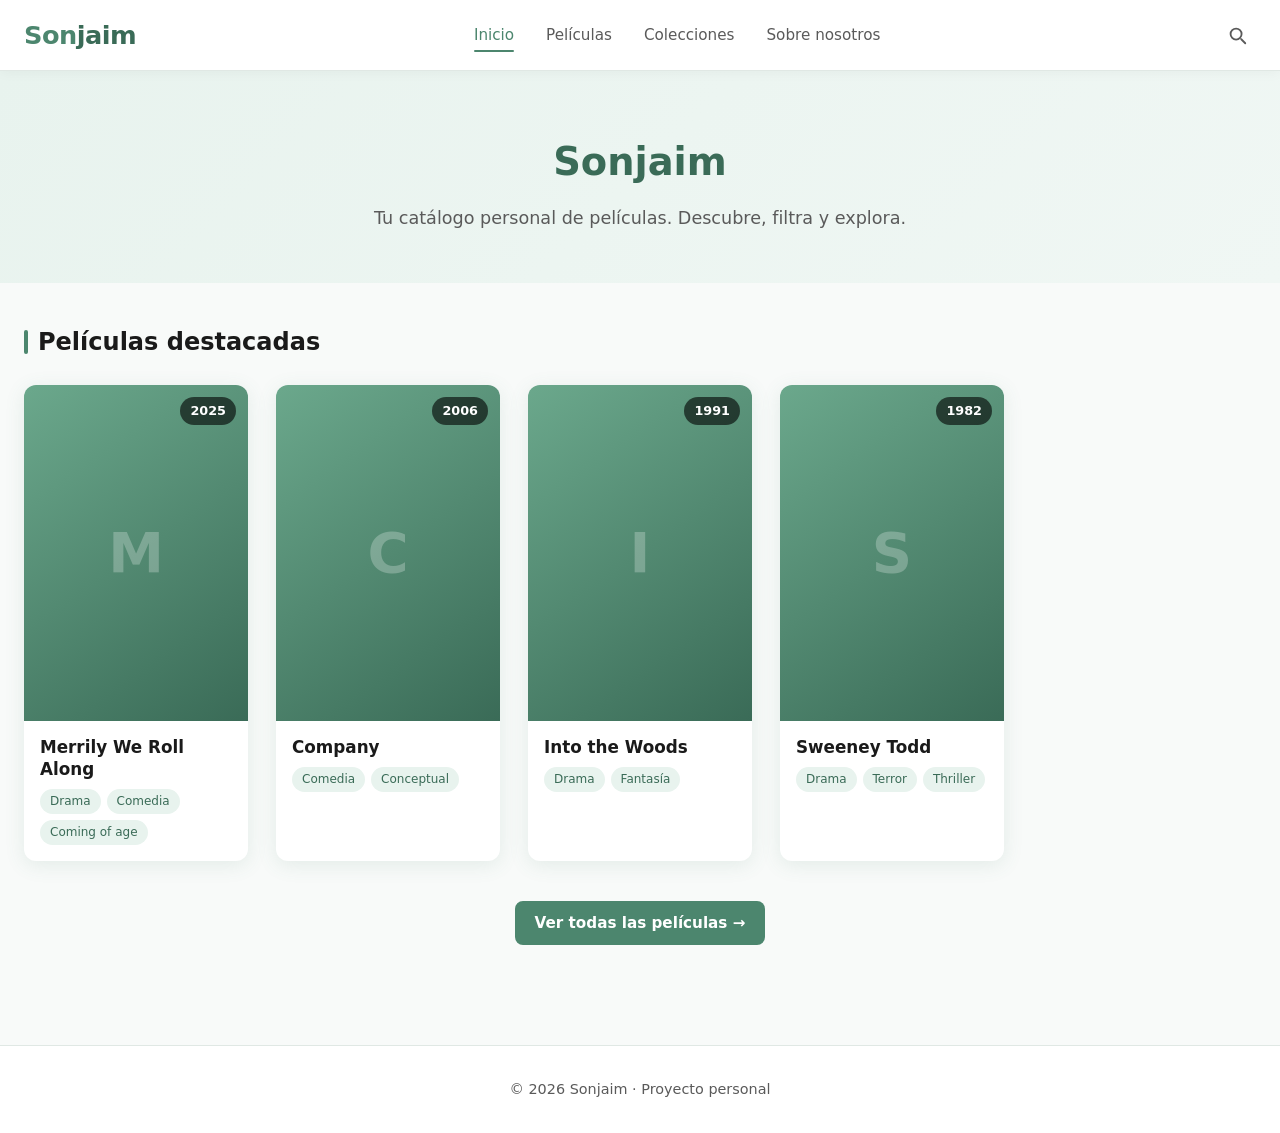
<file: index.html>
<!DOCTYPE html>
<html lang="es">
<head>
  <meta charset="UTF-8">
  <meta name="viewport" content="width=device-width, initial-scale=1.0">
  <title>Sonjaim — Catálogo de películas</title>
  <link rel="stylesheet" href="css/style.css">
</head>
<body>

  <!-- NAVBAR -->
  <nav class="navbar">
    <div class="nav-container">
      <a href="index.html" class="logo">Son<span>jaim</span></a>
      <ul class="nav-links">
        <li><a href="index.html" class="active">Inicio</a></li>
        <li><a href="peliculas.html">Películas</a></li>
        <li><a href="colecciones.html">Colecciones</a></li>
        <li><a href="sobre.html">Sobre nosotros</a></li>
      </ul>
      <div class="nav-actions">
        <button class="search-btn" id="searchBtn" aria-label="Buscar">
          <svg xmlns="http://www.w3.org/2000/svg" fill="none" viewBox="0 0 24 24" stroke="currentColor" stroke-width="2">
            <path stroke-linecap="round" stroke-linejoin="round" d="M21 21l-4.35-4.35M17 11A6 6 0 1 1 5 11a6 6 0 0 1 12 0z"/>
          </svg>
        </button>
      </div>
    </div>
  </nav>

  <!-- SEARCH OVERLAY -->
  <div class="search-overlay" id="searchOverlay">
    <form class="search-box" id="searchForm">
      <input type="text" id="searchInput" placeholder="Buscar películas, directores, géneros..." autocomplete="off">
      <button type="submit">Buscar</button>
      <button type="button" id="searchClose" style="background:#eee;color:#333;">✕</button>
    </form>
  </div>

  <!-- HERO -->
  <section class="hero">
    <h1>Sonjaim</h1>
    <p>Tu catálogo personal de películas. Descubre, filtra y explora.</p>
  </section>

  <!-- DESTACADAS -->
  <div class="container">
    <h2 class="section-title">Películas destacadas</h2>
    <div class="movie-grid">

      <a href="pelicula-merrily.html" class="movie-card">
        <div class="movie-poster">
          <span>M</span>
          <div class="year-badge">2025</div>
        </div>
        <div class="movie-info">
          <h3>Merrily We Roll Along</h3>
          <div class="movie-meta">
            <span class="tag">Drama</span>
            <span class="tag">Comedia</span>
            <span class="tag">Coming of age</span>
          </div>
        </div>
      </a>

      <a href="pelicula-company.html" class="movie-card">
        <div class="movie-poster">
          <span>C</span>
          <div class="year-badge">2006</div>
        </div>
        <div class="movie-info">
          <h3>Company</h3>
          <div class="movie-meta">
            <span class="tag">Comedia</span>
            <span class="tag">Conceptual</span>
          </div>
        </div>
      </a>

      <a href="pelicula-woods.html" class="movie-card">
        <div class="movie-poster">
          <span>I</span>
          <div class="year-badge">1991</div>
        </div>
        <div class="movie-info">
          <h3>Into the Woods</h3>
          <div class="movie-meta">
            <span class="tag">Drama</span>
            <span class="tag">Fantasía</span>
          </div>
        </div>
      </a>

      <a href="pelicula-sweeney.html" class="movie-card">
        <div class="movie-poster">
          <span>S</span>
          <div class="year-badge">1982</div>
        </div>
        <div class="movie-info">
          <h3>Sweeney Todd</h3>
          <div class="movie-meta">
            <span class="tag">Drama</span>
            <span class="tag">Terror</span>
            <span class="tag">Thriller</span>
          </div>
        </div>
      </a>

    </div>

    <div style="text-align:center; margin-top:40px;">
      <a href="peliculas.html" class="btn btn-primary">Ver todas las películas →</a>
    </div>
  </div>

  <!-- FOOTER -->
  <footer>
    <p>© 2026 Sonjaim · Proyecto personal</p>
  </footer>

  <script src="js/main.js"></script>
</body>
</html>
</file>
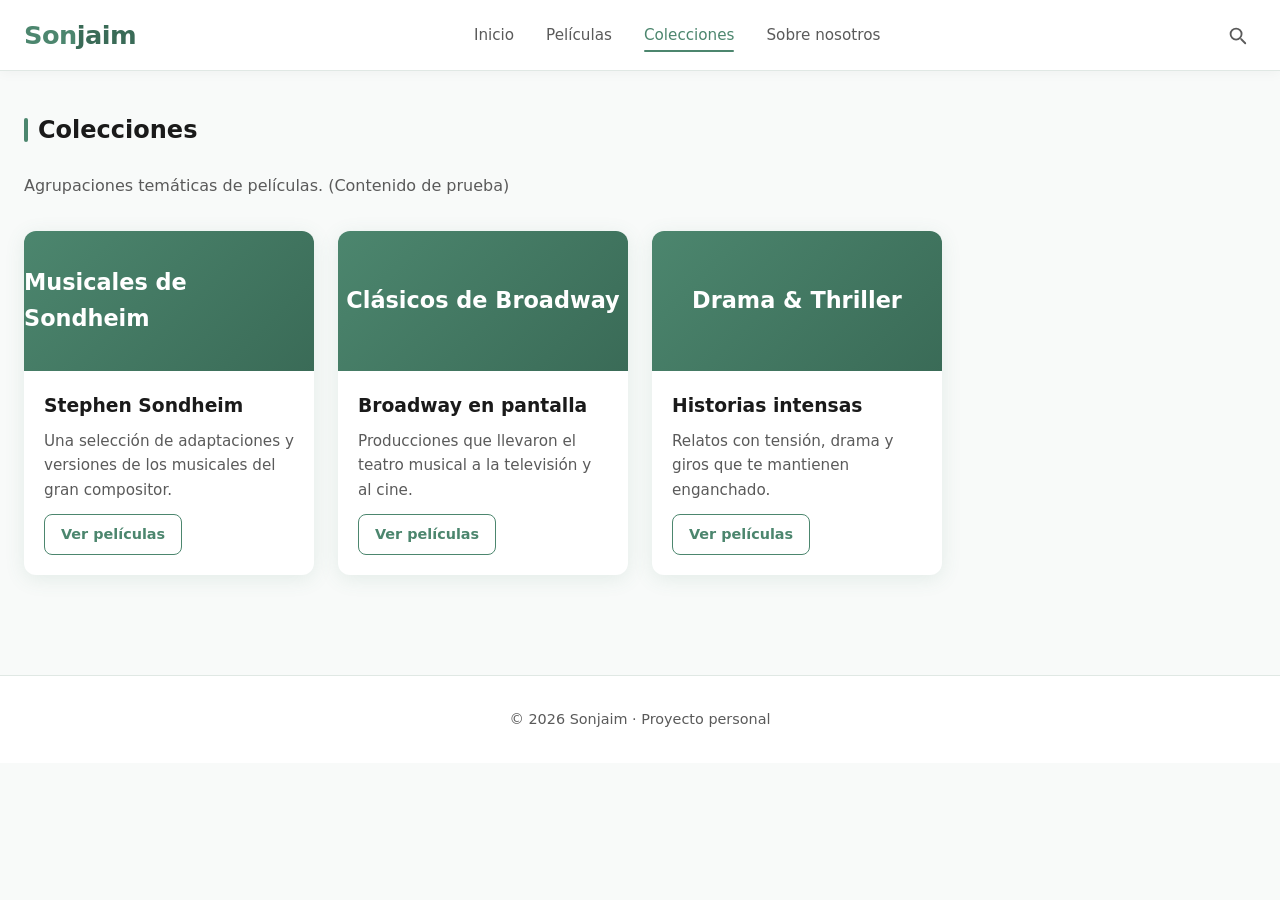
<file: colecciones.html>
<!DOCTYPE html>
<html lang="es">
<head>
  <meta charset="UTF-8">
  <meta name="viewport" content="width=device-width, initial-scale=1.0">
  <title>Colecciones — Sonjaim</title>
  <link rel="stylesheet" href="css/style.css">
</head>
<body>

  <nav class="navbar">
    <div class="nav-container">
      <a href="index.html" class="logo">Son<span>jaim</span></a>
      <ul class="nav-links">
        <li><a href="index.html">Inicio</a></li>
        <li><a href="peliculas.html">Películas</a></li>
        <li><a href="colecciones.html" class="active">Colecciones</a></li>
        <li><a href="sobre.html">Sobre nosotros</a></li>
      </ul>
      <div class="nav-actions">
        <button class="search-btn" id="searchBtn" aria-label="Buscar">
          <svg xmlns="http://www.w3.org/2000/svg" fill="none" viewBox="0 0 24 24" stroke="currentColor" stroke-width="2">
            <path stroke-linecap="round" stroke-linejoin="round" d="M21 21l-4.35-4.35M17 11A6 6 0 1 1 5 11a6 6 0 0 1 12 0z"/>
          </svg>
        </button>
      </div>
    </div>
  </nav>

  <div class="search-overlay" id="searchOverlay">
    <form class="search-box" id="searchForm">
      <input type="text" id="searchInput" placeholder="Buscar películas, directores, géneros..." autocomplete="off">
      <button type="submit">Buscar</button>
      <button type="button" id="searchClose" style="background:#eee;color:#333;">✕</button>
    </form>
  </div>

  <div class="container">
    <h1 class="section-title">Colecciones</h1>
    <p style="color:var(--text-muted); margin-bottom:32px;">Agrupaciones temáticas de películas. (Contenido de prueba)</p>

    <div class="collection-grid">

      <div class="collection-card">
        <div class="collection-cover">Musicales de Sondheim</div>
        <div class="collection-body">
          <h3>Stephen Sondheim</h3>
          <p>Una selección de adaptaciones y versiones de los musicales del gran compositor.</p>
          <a href="peliculas.html" class="btn btn-outline" style="font-size:0.9rem; padding:8px 16px;">Ver películas</a>
        </div>
      </div>

      <div class="collection-card">
        <div class="collection-cover">Clásicos de Broadway</div>
        <div class="collection-body">
          <h3>Broadway en pantalla</h3>
          <p>Producciones que llevaron el teatro musical a la televisión y al cine.</p>
          <a href="peliculas.html" class="btn btn-outline" style="font-size:0.9rem; padding:8px 16px;">Ver películas</a>
        </div>
      </div>

      <div class="collection-card">
        <div class="collection-cover">Drama &amp; Thriller</div>
        <div class="collection-body">
          <h3>Historias intensas</h3>
          <p>Relatos con tensión, drama y giros que te mantienen enganchado.</p>
          <a href="peliculas.html" class="btn btn-outline" style="font-size:0.9rem; padding:8px 16px;">Ver películas</a>
        </div>
      </div>

    </div>
  </div>

  <footer>
    <p>© 2026 Sonjaim · Proyecto personal</p>
  </footer>

  <script src="js/main.js"></script>
</body>
</html>
</file>
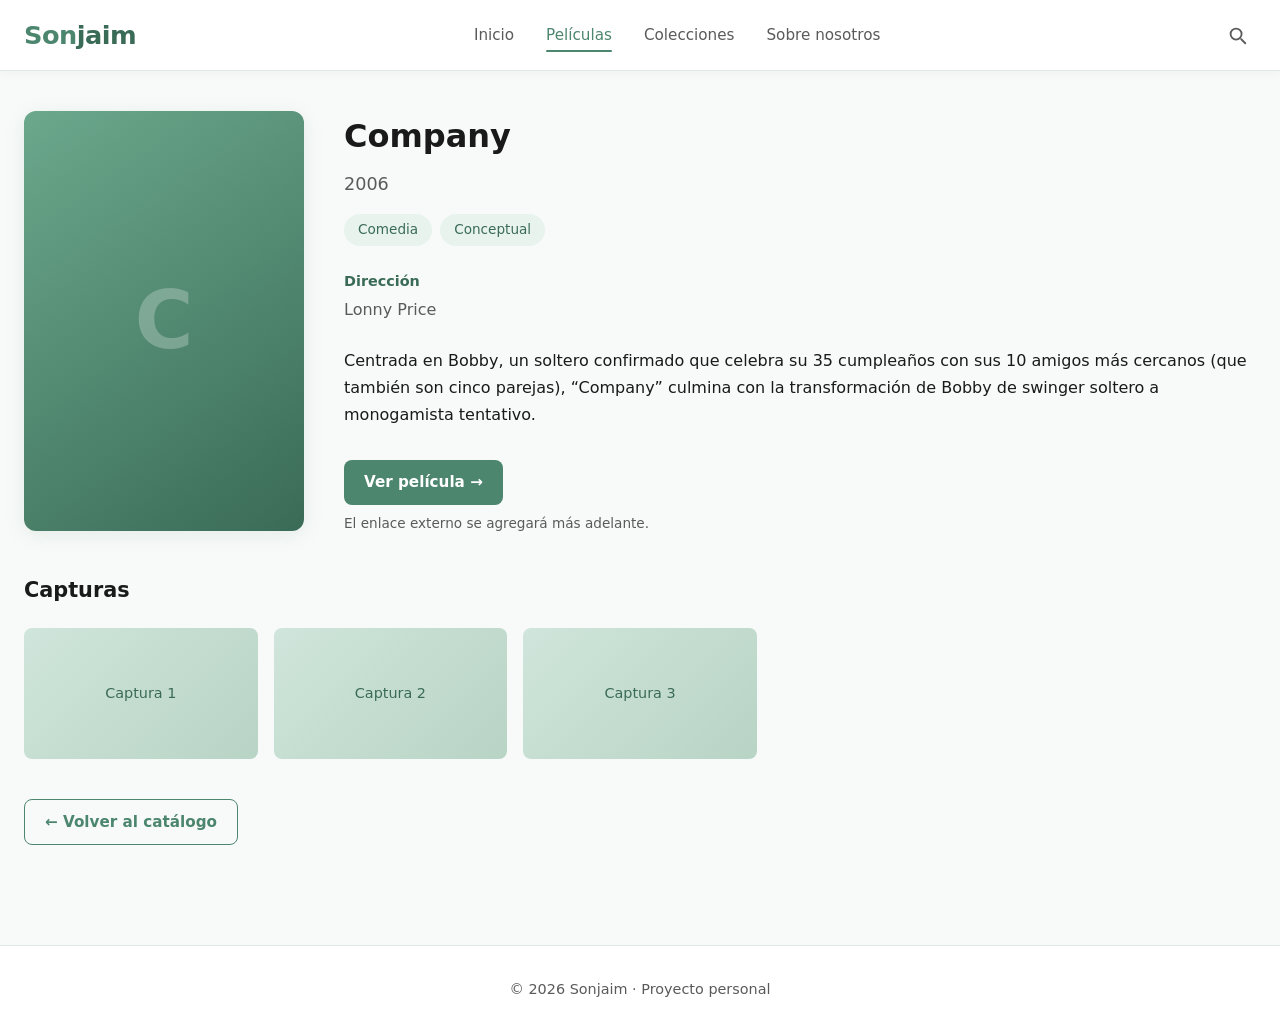
<file: pelicula-company.html>
<!DOCTYPE html>
<html lang="es">
<head>
  <meta charset="UTF-8">
  <meta name="viewport" content="width=device-width, initial-scale=1.0">
  <title>Company — Sonjaim</title>
  <link rel="stylesheet" href="css/style.css">
</head>
<body>

  <nav class="navbar">
    <div class="nav-container">
      <a href="index.html" class="logo">Son<span>jaim</span></a>
      <ul class="nav-links">
        <li><a href="index.html">Inicio</a></li>
        <li><a href="peliculas.html" class="active">Películas</a></li>
        <li><a href="colecciones.html">Colecciones</a></li>
        <li><a href="sobre.html">Sobre nosotros</a></li>
      </ul>
      <div class="nav-actions">
        <button class="search-btn" id="searchBtn" aria-label="Buscar">
          <svg xmlns="http://www.w3.org/2000/svg" fill="none" viewBox="0 0 24 24" stroke="currentColor" stroke-width="2">
            <path stroke-linecap="round" stroke-linejoin="round" d="M21 21l-4.35-4.35M17 11A6 6 0 1 1 5 11a6 6 0 0 1 12 0z"/>
          </svg>
        </button>
      </div>
    </div>
  </nav>

  <div class="search-overlay" id="searchOverlay">
    <form class="search-box" id="searchForm">
      <input type="text" id="searchInput" placeholder="Buscar películas, directores, géneros..." autocomplete="off">
      <button type="submit">Buscar</button>
      <button type="button" id="searchClose" style="background:#eee;color:#333;">✕</button>
    </form>
  </div>

  <div class="container">
    <div class="detail-header">
      <div class="detail-poster">
        <span>C</span>
      </div>
      <div class="detail-info">
        <h1>Company</h1>
        <p class="year">2006</p>
        <div class="detail-meta">
          <span class="tag">Comedia</span>
          <span class="tag">Conceptual</span>
        </div>

        <div class="detail-row">
          <strong>Dirección</strong>
          <p>Lonny Price</p>
        </div>

        <div class="detail-description">
          <p>Centrada en Bobby, un soltero confirmado que celebra su 35 cumpleaños con sus 10 amigos más cercanos (que también son cinco parejas), “Company” culmina con la transformación de Bobby de swinger soltero a monogamista tentativo.</p>
        </div>

        <div class="external-link">
          <a href="#" class="btn btn-primary" onclick="alert('Aquí irá el enlace externo cuando lo agregues'); return false;">
            Ver película →
          </a>
          <p style="font-size:0.85rem; color:var(--text-muted); margin-top:8px;">El enlace externo se agregará más adelante.</p>
        </div>
      </div>
    </div>

    <div class="screenshots">
      <h2>Capturas</h2>
      <div class="screenshot-grid">
        <div class="screenshot-placeholder">Captura 1</div>
        <div class="screenshot-placeholder">Captura 2</div>
        <div class="screenshot-placeholder">Captura 3</div>
      </div>
    </div>

    <div style="margin-top:40px;">
      <a href="peliculas.html" class="btn btn-outline">← Volver al catálogo</a>
    </div>
  </div>

  <footer>
    <p>© 2026 Sonjaim · Proyecto personal</p>
  </footer>

  <script src="js/main.js"></script>
</body>
</html>
</file>
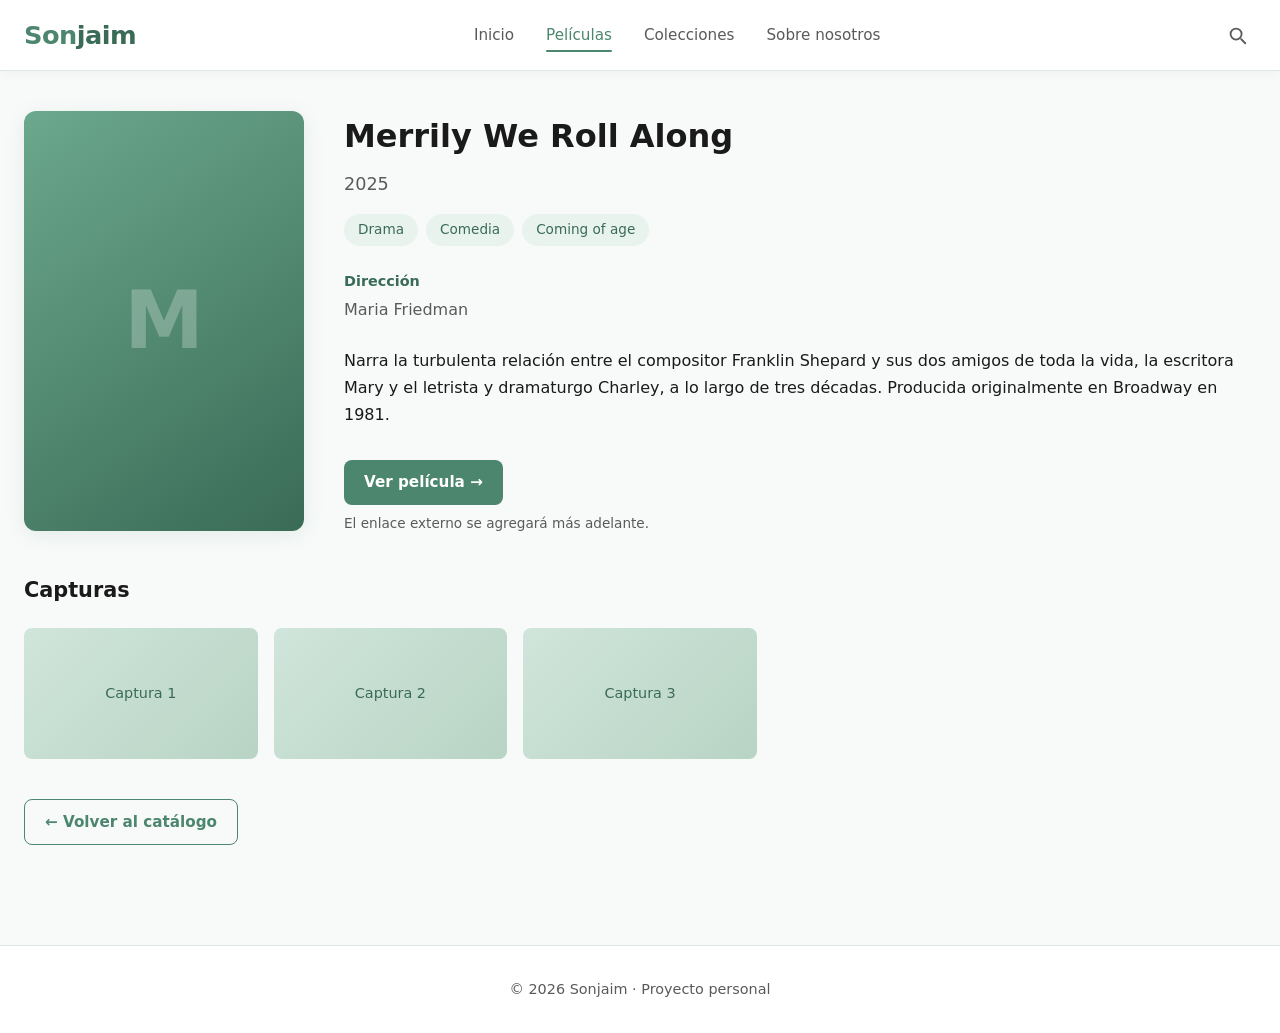
<file: pelicula-merrily.html>
<!DOCTYPE html>
<html lang="es">
<head>
  <meta charset="UTF-8">
  <meta name="viewport" content="width=device-width, initial-scale=1.0">
  <title>Merrily We Roll Along — Sonjaim</title>
  <link rel="stylesheet" href="css/style.css">
</head>
<body>

  <nav class="navbar">
    <div class="nav-container">
      <a href="index.html" class="logo">Son<span>jaim</span></a>
      <ul class="nav-links">
        <li><a href="index.html">Inicio</a></li>
        <li><a href="peliculas.html" class="active">Películas</a></li>
        <li><a href="colecciones.html">Colecciones</a></li>
        <li><a href="sobre.html">Sobre nosotros</a></li>
      </ul>
      <div class="nav-actions">
        <button class="search-btn" id="searchBtn" aria-label="Buscar">
          <svg xmlns="http://www.w3.org/2000/svg" fill="none" viewBox="0 0 24 24" stroke="currentColor" stroke-width="2">
            <path stroke-linecap="round" stroke-linejoin="round" d="M21 21l-4.35-4.35M17 11A6 6 0 1 1 5 11a6 6 0 0 1 12 0z"/>
          </svg>
        </button>
      </div>
    </div>
  </nav>

  <div class="search-overlay" id="searchOverlay">
    <form class="search-box" id="searchForm">
      <input type="text" id="searchInput" placeholder="Buscar películas, directores, géneros..." autocomplete="off">
      <button type="submit">Buscar</button>
      <button type="button" id="searchClose" style="background:#eee;color:#333;">✕</button>
    </form>
  </div>

  <div class="container">
    <div class="detail-header">
      <div class="detail-poster">
        <span>M</span>
      </div>
      <div class="detail-info">
        <h1>Merrily We Roll Along</h1>
        <p class="year">2025</p>
        <div class="detail-meta">
          <span class="tag">Drama</span>
          <span class="tag">Comedia</span>
          <span class="tag">Coming of age</span>
        </div>

        <div class="detail-row">
          <strong>Dirección</strong>
          <p>Maria Friedman</p>
        </div>

        <div class="detail-description">
          <p>Narra la turbulenta relación entre el compositor Franklin Shepard y sus dos amigos de toda la vida, la escritora Mary y el letrista y dramaturgo Charley, a lo largo de tres décadas. Producida originalmente en Broadway en 1981.</p>
        </div>

        <div class="external-link">
          <a href="#" class="btn btn-primary" onclick="alert('Aquí irá el enlace externo cuando lo agregues'); return false;">
            Ver película →
          </a>
          <p style="font-size:0.85rem; color:var(--text-muted); margin-top:8px;">El enlace externo se agregará más adelante.</p>
        </div>
      </div>
    </div>

    <div class="screenshots">
      <h2>Capturas</h2>
      <div class="screenshot-grid">
        <div class="screenshot-placeholder">Captura 1</div>
        <div class="screenshot-placeholder">Captura 2</div>
        <div class="screenshot-placeholder">Captura 3</div>
      </div>
    </div>

    <div style="margin-top:40px;">
      <a href="peliculas.html" class="btn btn-outline">← Volver al catálogo</a>
    </div>
  </div>

  <footer>
    <p>© 2026 Sonjaim · Proyecto personal</p>
  </footer>

  <script src="js/main.js"></script>
</body>
</html>
</file>
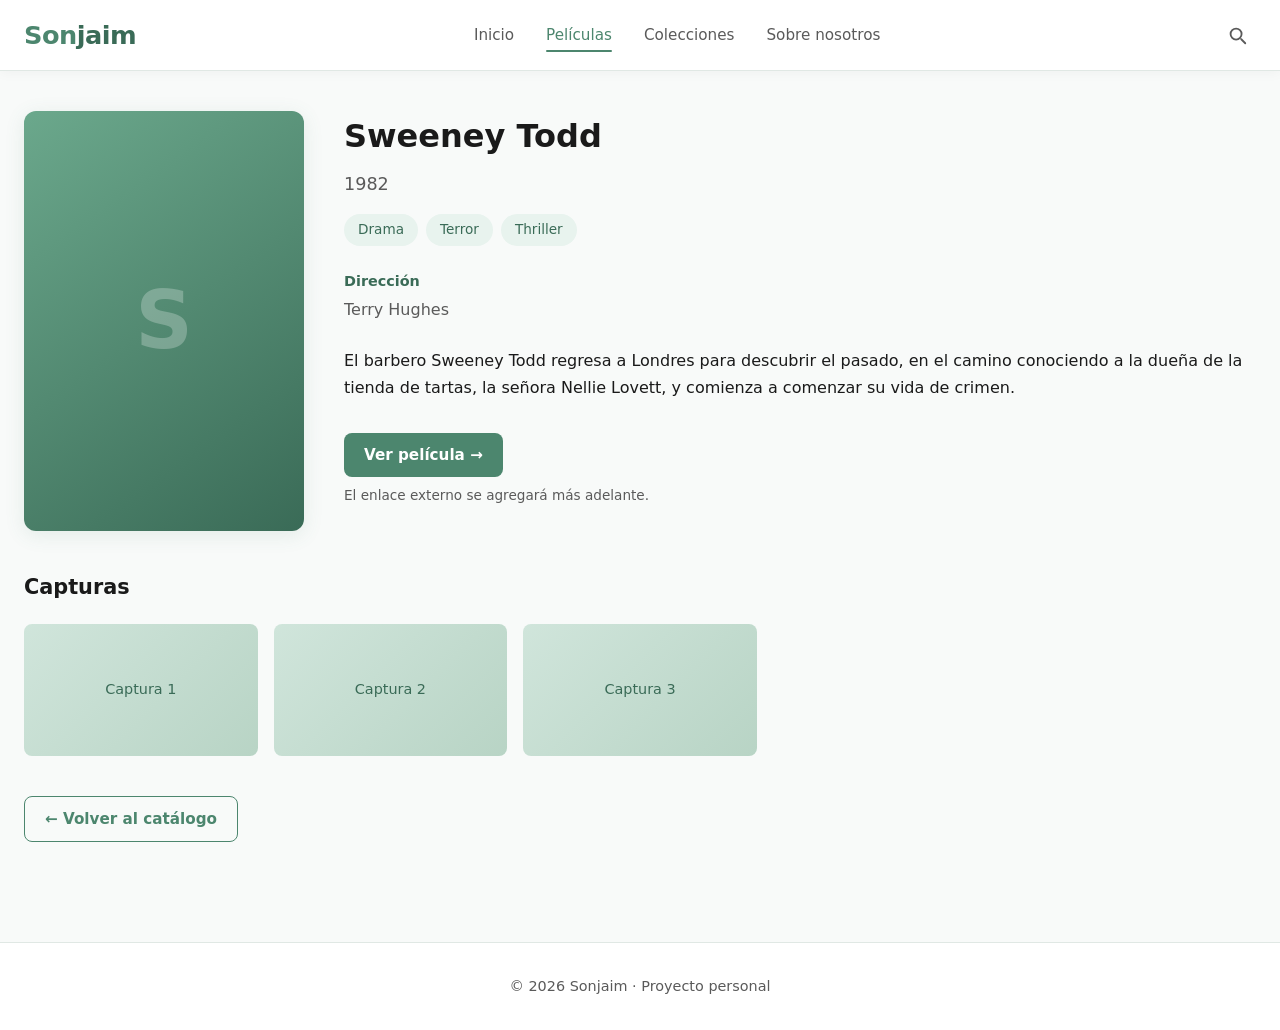
<file: pelicula-sweeney.html>
<!DOCTYPE html>
<html lang="es">
<head>
  <meta charset="UTF-8">
  <meta name="viewport" content="width=device-width, initial-scale=1.0">
  <title>Sweeney Todd — Sonjaim</title>
  <link rel="stylesheet" href="css/style.css">
</head>
<body>

  <nav class="navbar">
    <div class="nav-container">
      <a href="index.html" class="logo">Son<span>jaim</span></a>
      <ul class="nav-links">
        <li><a href="index.html">Inicio</a></li>
        <li><a href="peliculas.html" class="active">Películas</a></li>
        <li><a href="colecciones.html">Colecciones</a></li>
        <li><a href="sobre.html">Sobre nosotros</a></li>
      </ul>
      <div class="nav-actions">
        <button class="search-btn" id="searchBtn" aria-label="Buscar">
          <svg xmlns="http://www.w3.org/2000/svg" fill="none" viewBox="0 0 24 24" stroke="currentColor" stroke-width="2">
            <path stroke-linecap="round" stroke-linejoin="round" d="M21 21l-4.35-4.35M17 11A6 6 0 1 1 5 11a6 6 0 0 1 12 0z"/>
          </svg>
        </button>
      </div>
    </div>
  </nav>

  <div class="search-overlay" id="searchOverlay">
    <form class="search-box" id="searchForm">
      <input type="text" id="searchInput" placeholder="Buscar películas, directores, géneros..." autocomplete="off">
      <button type="submit">Buscar</button>
      <button type="button" id="searchClose" style="background:#eee;color:#333;">✕</button>
    </form>
  </div>

  <div class="container">
    <div class="detail-header">
      <div class="detail-poster">
        <span>S</span>
      </div>
      <div class="detail-info">
        <h1>Sweeney Todd</h1>
        <p class="year">1982</p>
        <div class="detail-meta">
          <span class="tag">Drama</span>
          <span class="tag">Terror</span>
          <span class="tag">Thriller</span>
        </div>

        <div class="detail-row">
          <strong>Dirección</strong>
          <p>Terry Hughes</p>
        </div>

        <div class="detail-description">
          <p>El barbero Sweeney Todd regresa a Londres para descubrir el pasado, en el camino conociendo a la dueña de la tienda de tartas, la señora Nellie Lovett, y comienza a comenzar su vida de crimen.</p>
        </div>

        <div class="external-link">
          <a href="#" class="btn btn-primary" onclick="alert('Aquí irá el enlace externo cuando lo agregues'); return false;">
            Ver película →
          </a>
          <p style="font-size:0.85rem; color:var(--text-muted); margin-top:8px;">El enlace externo se agregará más adelante.</p>
        </div>
      </div>
    </div>

    <div class="screenshots">
      <h2>Capturas</h2>
      <div class="screenshot-grid">
        <div class="screenshot-placeholder">Captura 1</div>
        <div class="screenshot-placeholder">Captura 2</div>
        <div class="screenshot-placeholder">Captura 3</div>
      </div>
    </div>

    <div style="margin-top:40px;">
      <a href="peliculas.html" class="btn btn-outline">← Volver al catálogo</a>
    </div>
  </div>

  <footer>
    <p>© 2026 Sonjaim · Proyecto personal</p>
  </footer>

  <script src="js/main.js"></script>
</body>
</html>
</file>
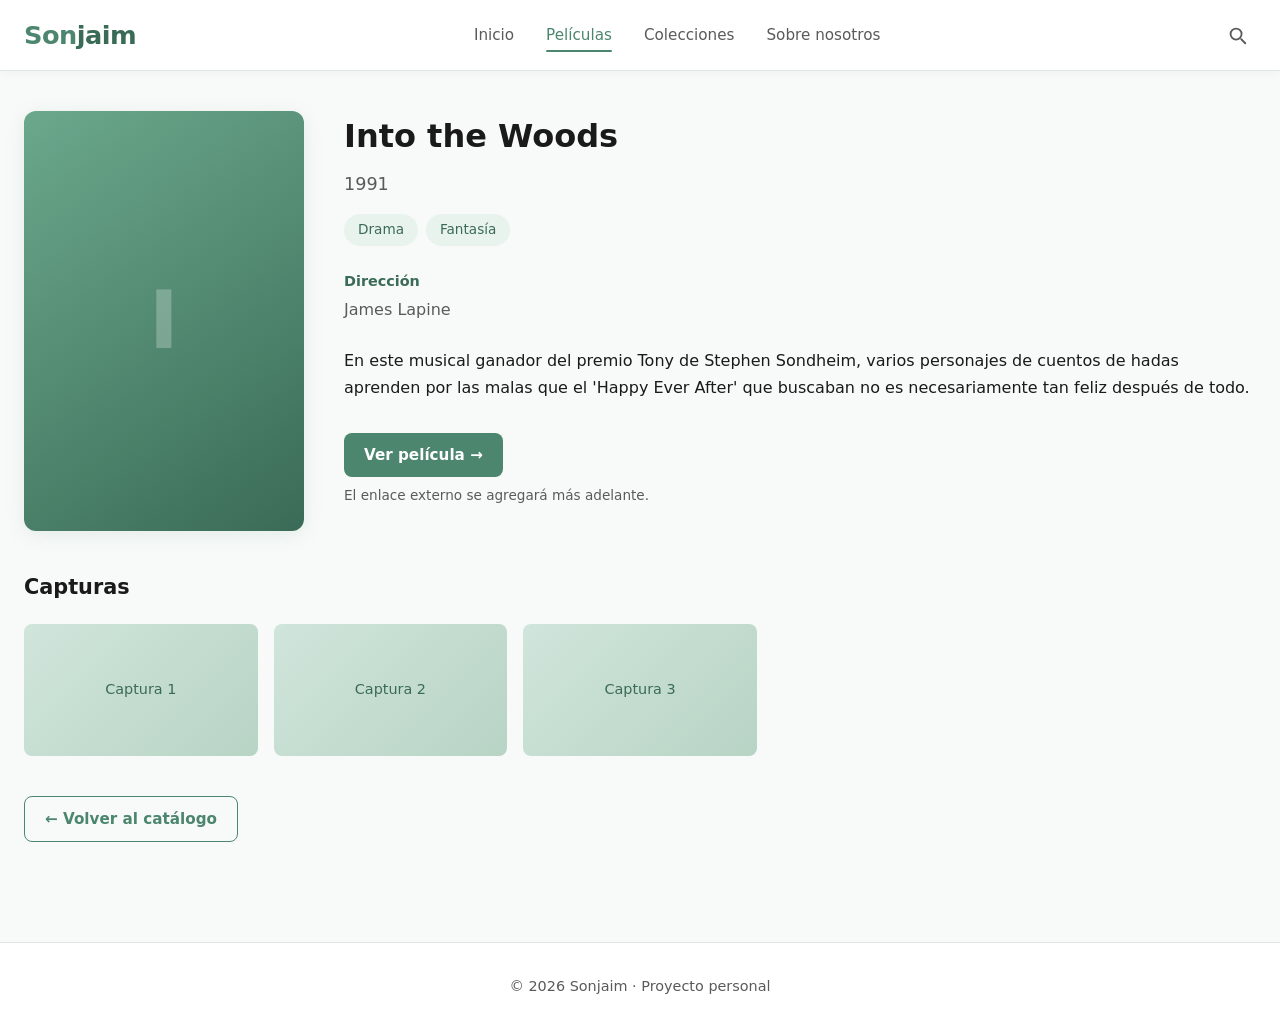
<file: pelicula-woods.html>
<!DOCTYPE html>
<html lang="es">
<head>
  <meta charset="UTF-8">
  <meta name="viewport" content="width=device-width, initial-scale=1.0">
  <title>Into the Woods — Sonjaim</title>
  <link rel="stylesheet" href="css/style.css">
</head>
<body>

  <nav class="navbar">
    <div class="nav-container">
      <a href="index.html" class="logo">Son<span>jaim</span></a>
      <ul class="nav-links">
        <li><a href="index.html">Inicio</a></li>
        <li><a href="peliculas.html" class="active">Películas</a></li>
        <li><a href="colecciones.html">Colecciones</a></li>
        <li><a href="sobre.html">Sobre nosotros</a></li>
      </ul>
      <div class="nav-actions">
        <button class="search-btn" id="searchBtn" aria-label="Buscar">
          <svg xmlns="http://www.w3.org/2000/svg" fill="none" viewBox="0 0 24 24" stroke="currentColor" stroke-width="2">
            <path stroke-linecap="round" stroke-linejoin="round" d="M21 21l-4.35-4.35M17 11A6 6 0 1 1 5 11a6 6 0 0 1 12 0z"/>
          </svg>
        </button>
      </div>
    </div>
  </nav>

  <div class="search-overlay" id="searchOverlay">
    <form class="search-box" id="searchForm">
      <input type="text" id="searchInput" placeholder="Buscar películas, directores, géneros..." autocomplete="off">
      <button type="submit">Buscar</button>
      <button type="button" id="searchClose" style="background:#eee;color:#333;">✕</button>
    </form>
  </div>

  <div class="container">
    <div class="detail-header">
      <div class="detail-poster">
        <span>I</span>
      </div>
      <div class="detail-info">
        <h1>Into the Woods</h1>
        <p class="year">1991</p>
        <div class="detail-meta">
          <span class="tag">Drama</span>
          <span class="tag">Fantasía</span>
        </div>

        <div class="detail-row">
          <strong>Dirección</strong>
          <p>James Lapine</p>
        </div>

        <div class="detail-description">
          <p>En este musical ganador del premio Tony de Stephen Sondheim, varios personajes de cuentos de hadas aprenden por las malas que el 'Happy Ever After' que buscaban no es necesariamente tan feliz después de todo.</p>
        </div>

        <div class="external-link">
          <a href="#" class="btn btn-primary" onclick="alert('Aquí irá el enlace externo cuando lo agregues'); return false;">
            Ver película →
          </a>
          <p style="font-size:0.85rem; color:var(--text-muted); margin-top:8px;">El enlace externo se agregará más adelante.</p>
        </div>
      </div>
    </div>

    <div class="screenshots">
      <h2>Capturas</h2>
      <div class="screenshot-grid">
        <div class="screenshot-placeholder">Captura 1</div>
        <div class="screenshot-placeholder">Captura 2</div>
        <div class="screenshot-placeholder">Captura 3</div>
      </div>
    </div>

    <div style="margin-top:40px;">
      <a href="peliculas.html" class="btn btn-outline">← Volver al catálogo</a>
    </div>
  </div>

  <footer>
    <p>© 2026 Sonjaim · Proyecto personal</p>
  </footer>

  <script src="js/main.js"></script>
</body>
</html>
</file>
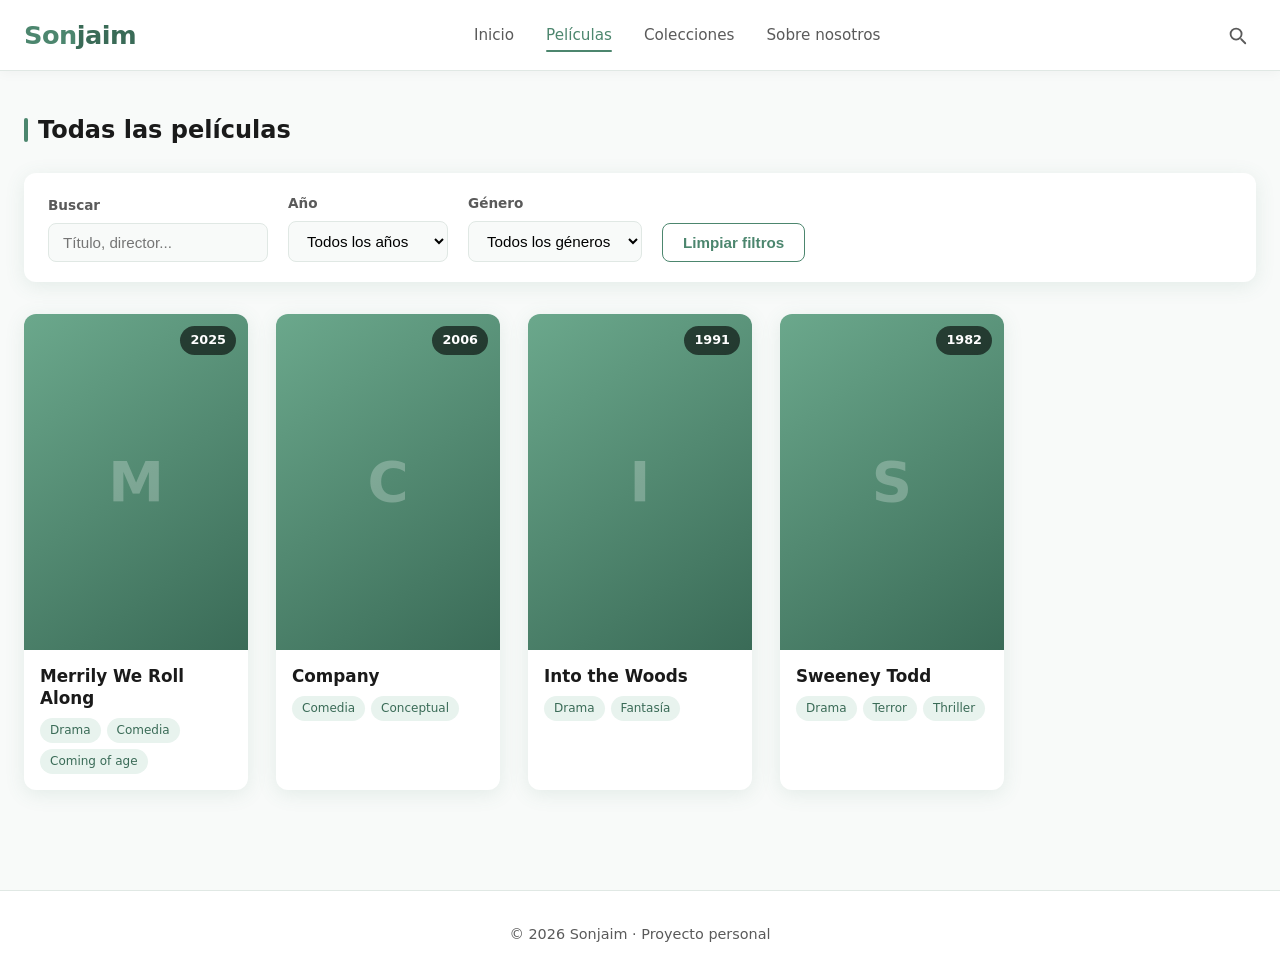
<file: peliculas.html>
<!DOCTYPE html>
<html lang="es">
<head>
  <meta charset="UTF-8">
  <meta name="viewport" content="width=device-width, initial-scale=1.0">
  <title>Películas — Sonjaim</title>
  <link rel="stylesheet" href="css/style.css">
</head>
<body>

  <nav class="navbar">
    <div class="nav-container">
      <a href="index.html" class="logo">Son<span>jaim</span></a>
      <ul class="nav-links">
        <li><a href="index.html">Inicio</a></li>
        <li><a href="peliculas.html" class="active">Películas</a></li>
        <li><a href="colecciones.html">Colecciones</a></li>
        <li><a href="sobre.html">Sobre nosotros</a></li>
      </ul>
      <div class="nav-actions">
        <button class="search-btn" id="searchBtn" aria-label="Buscar">
          <svg xmlns="http://www.w3.org/2000/svg" fill="none" viewBox="0 0 24 24" stroke="currentColor" stroke-width="2">
            <path stroke-linecap="round" stroke-linejoin="round" d="M21 21l-4.35-4.35M17 11A6 6 0 1 1 5 11a6 6 0 0 1 12 0z"/>
          </svg>
        </button>
      </div>
    </div>
  </nav>

  <div class="search-overlay" id="searchOverlay">
    <form class="search-box" id="searchForm">
      <input type="text" id="searchInput" placeholder="Buscar películas, directores, géneros..." autocomplete="off">
      <button type="submit">Buscar</button>
      <button type="button" id="searchClose" style="background:#eee;color:#333;">✕</button>
    </form>
  </div>

  <div class="container">
    <h1 class="section-title">Todas las películas</h1>

    <!-- FILTROS -->
    <div class="filters">
      <div class="filter-group">
        <label for="filterSearch">Buscar</label>
        <input type="text" id="filterSearch" placeholder="Título, director...">
      </div>
      <div class="filter-group">
        <label for="filterYear">Año</label>
        <select id="filterYear">
          <option value="">Todos los años</option>
        </select>
      </div>
      <div class="filter-group">
        <label for="filterGenre">Género</label>
        <select id="filterGenre">
          <option value="">Todos los géneros</option>
        </select>
      </div>
      <button class="btn btn-outline" id="resetFilters">Limpiar filtros</button>
    </div>

    <!-- GRID DE PELÍCULAS (se llena con JS) -->
    <div class="movie-grid" id="movieGrid">
      <!-- Las tarjetas se generan dinámicamente -->
    </div>
  </div>

  <footer>
    <p>© 2026 Sonjaim · Proyecto personal</p>
  </footer>

  <script src="js/main.js"></script>
</body>
</html>
</file>
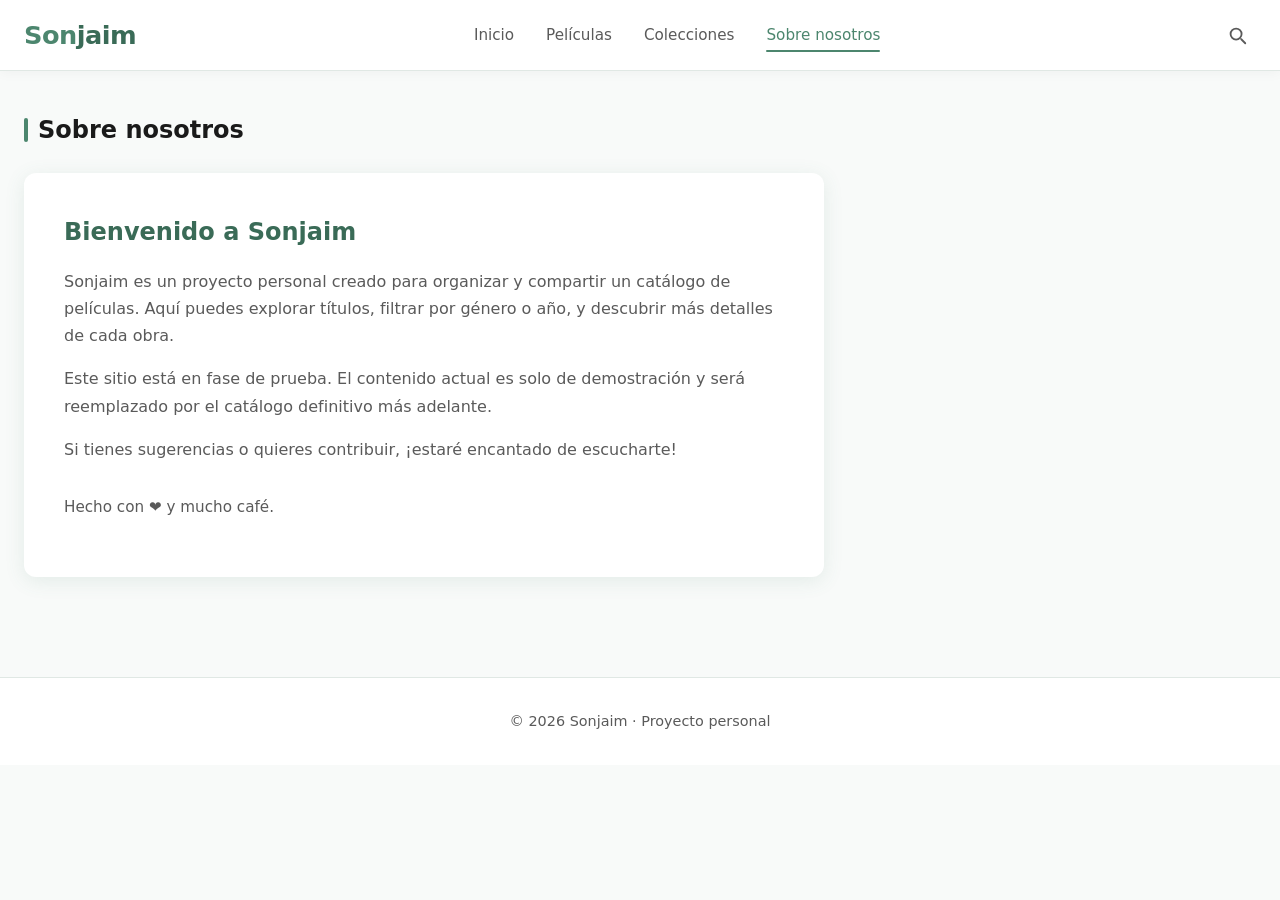
<file: sobre.html>
<!DOCTYPE html>
<html lang="es">
<head>
  <meta charset="UTF-8">
  <meta name="viewport" content="width=device-width, initial-scale=1.0">
  <title>Sobre nosotros — Sonjaim</title>
  <link rel="stylesheet" href="css/style.css">
</head>
<body>

  <nav class="navbar">
    <div class="nav-container">
      <a href="index.html" class="logo">Son<span>jaim</span></a>
      <ul class="nav-links">
        <li><a href="index.html">Inicio</a></li>
        <li><a href="peliculas.html">Películas</a></li>
        <li><a href="colecciones.html">Colecciones</a></li>
        <li><a href="sobre.html" class="active">Sobre nosotros</a></li>
      </ul>
      <div class="nav-actions">
        <button class="search-btn" id="searchBtn" aria-label="Buscar">
          <svg xmlns="http://www.w3.org/2000/svg" fill="none" viewBox="0 0 24 24" stroke="currentColor" stroke-width="2">
            <path stroke-linecap="round" stroke-linejoin="round" d="M21 21l-4.35-4.35M17 11A6 6 0 1 1 5 11a6 6 0 0 1 12 0z"/>
          </svg>
        </button>
      </div>
    </div>
  </nav>

  <div class="search-overlay" id="searchOverlay">
    <form class="search-box" id="searchForm">
      <input type="text" id="searchInput" placeholder="Buscar películas, directores, géneros..." autocomplete="off">
      <button type="submit">Buscar</button>
      <button type="button" id="searchClose" style="background:#eee;color:#333;">✕</button>
    </form>
  </div>

  <div class="container">
    <h1 class="section-title">Sobre nosotros</h1>

    <div class="about-content">
      <h2>Bienvenido a Sonjaim</h2>
      <p>
        Sonjaim es un proyecto personal creado para organizar y compartir un catálogo de películas.
        Aquí puedes explorar títulos, filtrar por género o año, y descubrir más detalles de cada obra.
      </p>
      <p>
        Este sitio está en fase de prueba. El contenido actual es solo de demostración y será reemplazado
        por el catálogo definitivo más adelante.
      </p>
      <p>
        Si tienes sugerencias o quieres contribuir, ¡estaré encantado de escucharte!
      </p>
      <p style="margin-top:32px; font-size:0.95rem; color:var(--text-muted);">
        Hecho con ❤️ y mucho café.
      </p>
    </div>
  </div>

  <footer>
    <p>© 2026 Sonjaim · Proyecto personal</p>
  </footer>

  <script src="js/main.js"></script>
</body>
</html>
</file>
<file: css/style.css>
/* ===== SONJAIM - Estilos principales ===== */
:root {
  --green: #4c866e;
  --green-dark: #3a6b57;
  --green-light: #6ba88c;
  --green-very-light: #e8f3ee;
  --white: #ffffff;
  --bg: #f8faf9;
  --text: #1a1a1a;
  --text-muted: #5a5a5a;
  --border: #e0e8e4;
  --shadow: 0 4px 20px rgba(76, 134, 110, 0.12);
  --radius: 12px;
  --transition: all 0.25s ease;
}

* {
  margin: 0;
  padding: 0;
  box-sizing: border-box;
}

body {
  font-family: 'Segoe UI', system-ui, -apple-system, sans-serif;
  background: var(--bg);
  color: var(--text);
  line-height: 1.6;
  min-height: 100vh;
}

a {
  text-decoration: none;
  color: inherit;
  transition: var(--transition);
}

img {
  max-width: 100%;
  display: block;
}

/* ===== NAVBAR ===== */
.navbar {
  background: var(--white);
  border-bottom: 1px solid var(--border);
  position: sticky;
  top: 0;
  z-index: 1000;
  box-shadow: 0 2px 12px rgba(0,0,0,0.04);
}

.nav-container {
  max-width: 1280px;
  margin: 0 auto;
  padding: 0 24px;
  display: flex;
  align-items: center;
  justify-content: space-between;
  height: 70px;
}

.logo {
  font-size: 1.6rem;
  font-weight: 700;
  color: var(--green);
  letter-spacing: -0.5px;
}

.logo span {
  color: var(--green-dark);
}

.nav-links {
  display: flex;
  gap: 32px;
  list-style: none;
}

.nav-links a {
  font-weight: 500;
  color: var(--text-muted);
  font-size: 0.95rem;
  position: relative;
}

.nav-links a:hover,
.nav-links a.active {
  color: var(--green);
}

.nav-links a.active::after {
  content: '';
  position: absolute;
  bottom: -8px;
  left: 0;
  width: 100%;
  height: 2px;
  background: var(--green);
  border-radius: 2px;
}

.nav-actions {
  display: flex;
  align-items: center;
  gap: 16px;
}

.search-btn {
  background: none;
  border: none;
  cursor: pointer;
  color: var(--text-muted);
  padding: 8px;
  border-radius: 50%;
  transition: var(--transition);
  display: flex;
  align-items: center;
  justify-content: center;
}

.search-btn:hover {
  background: var(--green-very-light);
  color: var(--green);
}

.search-btn svg {
  width: 22px;
  height: 22px;
}

/* Search overlay */
.search-overlay {
  display: none;
  position: fixed;
  inset: 0;
  background: rgba(0,0,0,0.5);
  z-index: 2000;
  align-items: flex-start;
  justify-content: center;
  padding-top: 100px;
}

.search-overlay.active {
  display: flex;
}

.search-box {
  background: var(--white);
  width: 90%;
  max-width: 600px;
  border-radius: var(--radius);
  padding: 20px;
  box-shadow: 0 20px 60px rgba(0,0,0,0.2);
  display: flex;
  gap: 12px;
  align-items: center;
}

.search-box input {
  flex: 1;
  border: none;
  outline: none;
  font-size: 1.1rem;
  padding: 8px 0;
}

.search-box button {
  background: var(--green);
  color: white;
  border: none;
  padding: 10px 20px;
  border-radius: 8px;
  cursor: pointer;
  font-weight: 600;
}

.search-box button:hover {
  background: var(--green-dark);
}

/* ===== HERO ===== */
.hero {
  background: linear-gradient(135deg, var(--green-very-light) 0%, #f0f7f4 100%);
  padding: 60px 24px 50px;
  text-align: center;
}

.hero h1 {
  font-size: 2.4rem;
  font-weight: 700;
  color: var(--green-dark);
  margin-bottom: 12px;
}

.hero p {
  color: var(--text-muted);
  font-size: 1.1rem;
  max-width: 560px;
  margin: 0 auto;
}

/* ===== CONTAINER ===== */
.container {
  max-width: 1280px;
  margin: 0 auto;
  padding: 40px 24px;
}

.section-title {
  font-size: 1.5rem;
  font-weight: 700;
  margin-bottom: 24px;
  color: var(--text);
  display: flex;
  align-items: center;
  gap: 10px;
}

.section-title::before {
  content: '';
  width: 4px;
  height: 24px;
  background: var(--green);
  border-radius: 2px;
}

/* ===== FILTERS ===== */
.filters {
  background: var(--white);
  border-radius: var(--radius);
  padding: 20px 24px;
  margin-bottom: 32px;
  box-shadow: var(--shadow);
  display: flex;
  flex-wrap: wrap;
  gap: 20px;
  align-items: flex-end;
}

.filter-group {
  display: flex;
  flex-direction: column;
  gap: 6px;
}

.filter-group label {
  font-size: 0.85rem;
  font-weight: 600;
  color: var(--text-muted);
}

.filter-group select,
.filter-group input {
  padding: 10px 14px;
  border: 1px solid var(--border);
  border-radius: 8px;
  font-size: 0.95rem;
  background: var(--bg);
  min-width: 160px;
  outline: none;
  transition: var(--transition);
}

.filter-group select:focus,
.filter-group input:focus {
  border-color: var(--green);
  box-shadow: 0 0 0 3px rgba(76, 134, 110, 0.15);
}

.btn {
  display: inline-flex;
  align-items: center;
  gap: 8px;
  padding: 10px 20px;
  border-radius: 8px;
  font-weight: 600;
  font-size: 0.95rem;
  cursor: pointer;
  border: none;
  transition: var(--transition);
}

.btn-primary {
  background: var(--green);
  color: white;
}

.btn-primary:hover {
  background: var(--green-dark);
}

.btn-outline {
  background: transparent;
  border: 1.5px solid var(--green);
  color: var(--green);
}

.btn-outline:hover {
  background: var(--green);
  color: white;
}

/* ===== MOVIE GRID ===== */
.movie-grid {
  display: grid;
  grid-template-columns: repeat(auto-fill, minmax(220px, 1fr));
  gap: 28px;
}

.movie-card {
  background: var(--white);
  border-radius: var(--radius);
  overflow: hidden;
  box-shadow: var(--shadow);
  transition: var(--transition);
  cursor: pointer;
}

.movie-card:hover {
  transform: translateY(-6px);
  box-shadow: 0 12px 32px rgba(76, 134, 110, 0.18);
}

.movie-poster {
  aspect-ratio: 2/3;
  background: linear-gradient(145deg, var(--green-light), var(--green-dark));
  display: flex;
  align-items: center;
  justify-content: center;
  position: relative;
  overflow: hidden;
}

.movie-poster span {
  font-size: 3.5rem;
  font-weight: 700;
  color: rgba(255,255,255,0.25);
  user-select: none;
}

.movie-poster .year-badge {
  position: absolute;
  top: 12px;
  right: 12px;
  background: rgba(0,0,0,0.6);
  color: white;
  font-size: 0.8rem;
  font-weight: 600;
  padding: 4px 10px;
  border-radius: 20px;
}

.movie-info {
  padding: 16px;
}

.movie-info h3 {
  font-size: 1.05rem;
  font-weight: 600;
  margin-bottom: 6px;
  line-height: 1.3;
  display: -webkit-box;
  -webkit-line-clamp: 2;
  -webkit-box-orient: vertical;
  overflow: hidden;
}

.movie-meta {
  display: flex;
  flex-wrap: wrap;
  gap: 6px;
  margin-top: 8px;
}

.tag {
  font-size: 0.75rem;
  background: var(--green-very-light);
  color: var(--green-dark);
  padding: 3px 10px;
  border-radius: 20px;
  font-weight: 500;
}

/* ===== DETAIL PAGE ===== */
.detail-header {
  display: grid;
  grid-template-columns: 280px 1fr;
  gap: 40px;
  margin-bottom: 40px;
}

.detail-poster {
  aspect-ratio: 2/3;
  background: linear-gradient(145deg, var(--green-light), var(--green-dark));
  border-radius: var(--radius);
  display: flex;
  align-items: center;
  justify-content: center;
  box-shadow: var(--shadow);
}

.detail-poster span {
  font-size: 5rem;
  font-weight: 700;
  color: rgba(255,255,255,0.25);
}

.detail-info h1 {
  font-size: 2rem;
  margin-bottom: 8px;
  color: var(--text);
}

.detail-info .year {
  color: var(--text-muted);
  font-size: 1.1rem;
  margin-bottom: 16px;
}

.detail-meta {
  display: flex;
  flex-wrap: wrap;
  gap: 8px;
  margin-bottom: 24px;
}

.detail-meta .tag {
  font-size: 0.85rem;
  padding: 5px 14px;
}

.detail-row {
  margin-bottom: 16px;
}

.detail-row strong {
  color: var(--green-dark);
  display: block;
  margin-bottom: 4px;
  font-size: 0.9rem;
}

.detail-row p {
  color: var(--text-muted);
}

.detail-description {
  margin-top: 24px;
  line-height: 1.7;
  color: var(--text);
}

.external-link {
  margin-top: 32px;
}

.screenshots {
  margin-top: 40px;
}

.screenshots h2 {
  font-size: 1.3rem;
  margin-bottom: 20px;
}

.screenshot-grid {
  display: grid;
  grid-template-columns: repeat(auto-fill, minmax(200px, 1fr));
  gap: 16px;
}

.screenshot-placeholder {
  aspect-ratio: 16/9;
  background: linear-gradient(135deg, #d0e5db, #b8d4c5);
  border-radius: 8px;
  display: flex;
  align-items: center;
  justify-content: center;
  color: var(--green-dark);
  font-size: 0.9rem;
  font-weight: 500;
}

/* ===== COLLECTIONS ===== */
.collection-grid {
  display: grid;
  grid-template-columns: repeat(auto-fill, minmax(280px, 1fr));
  gap: 24px;
}

.collection-card {
  background: var(--white);
  border-radius: var(--radius);
  overflow: hidden;
  box-shadow: var(--shadow);
  transition: var(--transition);
}

.collection-card:hover {
  transform: translateY(-4px);
  box-shadow: 0 12px 28px rgba(76, 134, 110, 0.15);
}

.collection-cover {
  height: 140px;
  background: linear-gradient(135deg, var(--green), var(--green-dark));
  display: flex;
  align-items: center;
  justify-content: center;
  color: white;
  font-size: 1.4rem;
  font-weight: 700;
}

.collection-body {
  padding: 20px;
}

.collection-body h3 {
  margin-bottom: 8px;
}

.collection-body p {
  color: var(--text-muted);
  font-size: 0.95rem;
  margin-bottom: 12px;
}

/* ===== ABOUT ===== */
.about-content {
  background: var(--white);
  border-radius: var(--radius);
  padding: 40px;
  box-shadow: var(--shadow);
  max-width: 800px;
}

.about-content h2 {
  color: var(--green-dark);
  margin-bottom: 16px;
}

.about-content p {
  margin-bottom: 16px;
  color: var(--text-muted);
  line-height: 1.7;
}

/* ===== FOOTER ===== */
footer {
  background: var(--white);
  border-top: 1px solid var(--border);
  padding: 32px 24px;
  text-align: center;
  margin-top: 60px;
  color: var(--text-muted);
  font-size: 0.9rem;
}

footer a {
  color: var(--green);
  font-weight: 500;
}

/* ===== RESPONSIVE ===== */
@media (max-width: 768px) {
  .nav-links {
    display: none;
  }

  .hero h1 {
    font-size: 1.8rem;
  }

  .detail-header {
    grid-template-columns: 1fr;
  }

  .detail-poster {
    max-width: 220px;
    margin: 0 auto;
  }

  .filters {
    flex-direction: column;
    align-items: stretch;
  }

  .filter-group select,
  .filter-group input {
    width: 100%;
  }
}

/* Utility */
.hidden {
  display: none !important;
}

.no-results {
  text-align: center;
  padding: 60px 20px;
  color: var(--text-muted);
  grid-column: 1 / -1;
}

.no-results h3 {
  margin-bottom: 8px;
  color: var(--text);
}
</file>
